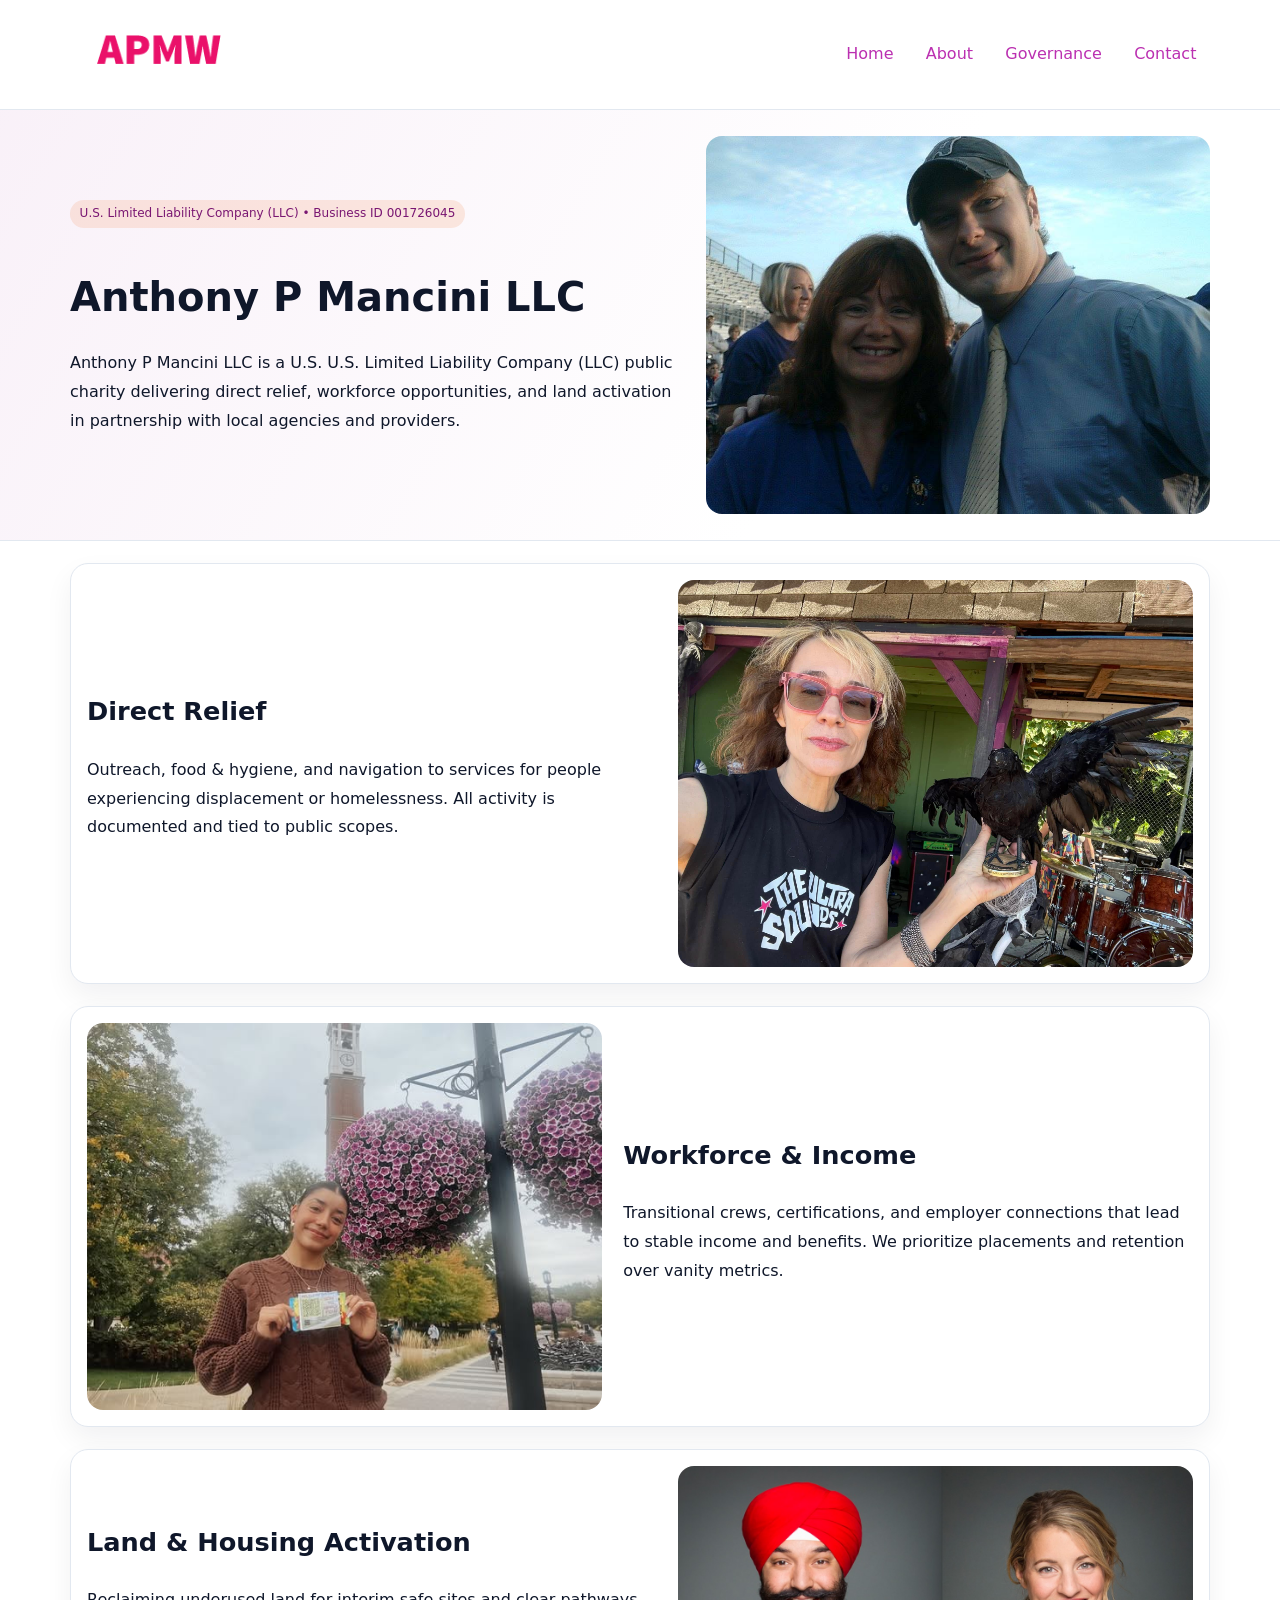
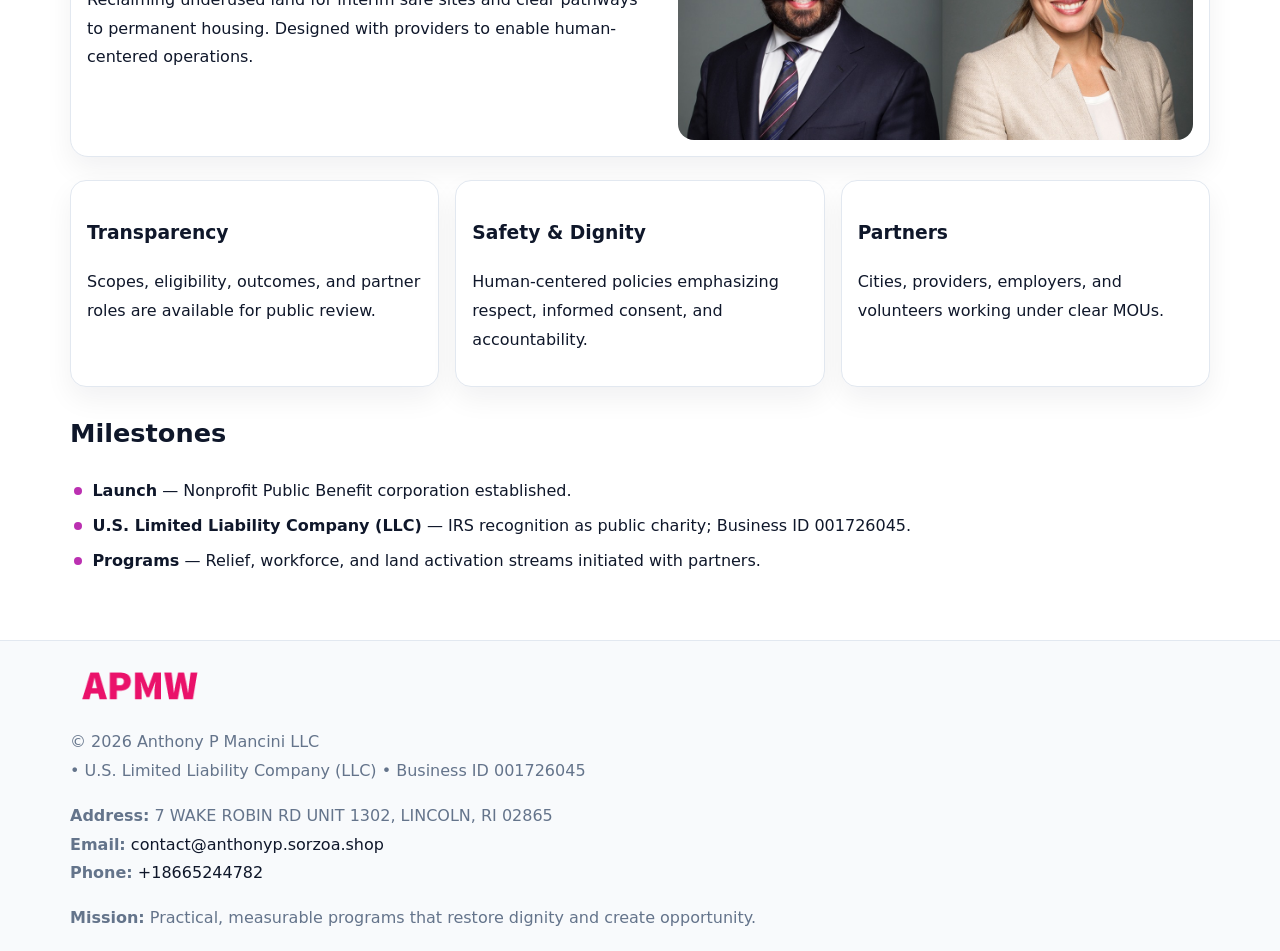
<file: index.html>
<!doctype html><html lang="en"><head>
<meta charset="utf-8">
<meta name="viewport" content="width=device-width,initial-scale=1">
<title>Anthony P Mancini LLC – Nonprofit • 2025</title>
<link rel="stylesheet" href="assets/styles.css">
<link rel="icon" href="images/logo.png">
<meta name="data-ein" content="001726045">
<meta name="data-name" content="Anthony P Mancini LLC">
<meta name="data-email" content="contact@anthonyp.sorzoa.shop">
<meta name="data-phone" content="+18665244782">
<meta name="data-address" content="7 WAKE ROBIN RD UNIT 1302, LINCOLN, RI 02865">
<meta name="data-map" content="7+WAKE+ROBIN+RD+UNIT+1302,+LINCOLN,+RI+02865">
  <meta name="description" content="Dedicated to community services, education, and direct relief, Anthony P Mancini LLC collaborates with neighbors and partners to deliver practical help and long-term impact.">
<meta name="facebook-domain-verification" content="uvwipjlr85a8aptqrul0sybiyr1mr4" />
</head><body>
<div style="position:absolute;left:-9999px;top:-9999px;opacity:0" data-uniq="{{UNIQUE_BLOB}}">
  <span>Dedicated to community services, education, and direct relief, Anthony P Mancini LLC collaborates with neighbors and partners to deliver practical help and long-term impact.</span><svg width="12" height="12" viewBox="0 0 12 12" xmlns="http://www.w3.org/2000/svg"><circle cx="6" cy="6" r="5" fill="#28a745"/></svg><img src="images/programs.jpg" width="1" height="1" alt="" loading="lazy"/>
</div>

<header>
  <div class="caef9e4ac11">
    <a href="index.html"><img src="images/logo.png" alt="Anthony P Mancini LLC" style="width:150px"></a>
    <nav>
      <a class="active" href="index.html">Home</a>
      <a href="about.html">About</a>
      <a href="governance.html">Governance</a>
      <a href="contact.html">Contact</a>
    </nav>
  </div>
</header>

<section class="cb5cba6b0c1">
  <div class="caf8b068a49">
    <div>
      <span class="cfb89e9b9aa">U.S. Limited Liability Company (LLC) • Business ID 001726045</span>
      <h1>Anthony P Mancini LLC</h1>
      <p class="c3b9728e6fb">Anthony P Mancini LLC is a U.S. U.S. Limited Liability Company (LLC) public charity delivering direct relief, workforce opportunities, and land activation in partnership with local agencies and providers.</p>
    </div>
    <img src="images/hero.jpg" alt="Community work">
  </div>
</section>

<main class="main-wrap">
  <section class="section zigzag">
    <div>
      <h2>Direct Relief</h2>
      <p>Outreach, food & hygiene, and navigation to services for people experiencing displacement or homelessness. All activity is documented and tied to public scopes.</p>
    </div>
    <img src="images/relief.jpg" alt="Relief program">
  </section>

  <section class="section zigzag reverse">
    <img src="images/jobs.jpg" alt="Workforce program">
    <div>
      <h2>Workforce & Income</h2>
      <p>Transitional crews, certifications, and employer connections that lead to stable income and benefits. We prioritize placements and retention over vanity metrics.</p>
    </div>
  </section>

  <section class="section zigzag">
    <div>
      <h2>Land & Housing Activation</h2>
      <p>Reclaiming underused land for interim safe sites and clear pathways to permanent housing. Designed with providers to enable human-centered operations.</p>
    </div>
    <img src="images/land.jpg" alt="Land activation">
  </section>

  <section class="section cards">
    <article class="cc26797a531">
      <h3>Transparency</h3>
      <p>Scopes, eligibility, outcomes, and partner roles are available for public review.</p>
    </article>
    <article class="cc26797a531">
      <h3>Safety & Dignity</h3>
      <p>Human-centered policies emphasizing respect, informed consent, and accountability.</p>
    </article>
    <article class="cc26797a531">
      <h3>Partners</h3>
      <p>Cities, providers, employers, and volunteers working under clear MOUs.</p>
    </article>
  </section>

  <section class="section">
    <h2>Milestones</h2>
    <ul class="timeline">
      <li><strong>Launch</strong> — Nonprofit Public Benefit corporation established.</li>
      <li><strong>U.S. Limited Liability Company (LLC)</strong> — IRS recognition as public charity; Business ID 001726045.</li>
      <li><strong>Programs</strong> — Relief, workforce, and land activation streams initiated with partners.</li>
    </ul>
  </section>
</main>

<footer>
  <div class="footer-wrap">
    <div class="footer-grid">
      <div class="footer-col">
        <img src="images/logo.png" alt="" style="width:140px;margin-bottom:.4rem">
        <div class="small">© <span id="year"></span> Anthony P Mancini LLC</div>
        <div class="small"> • U.S. Limited Liability Company (LLC) • Business ID 001726045</div>
      </div>
      <div class="footer-col">
        <div class="small"><strong>Address:</strong> 7 WAKE ROBIN RD UNIT 1302, LINCOLN, RI 02865</div>
        <div class="small"><strong>Email:</strong> <a href="mailto:contact@anthonyp.sorzoa.shop">contact@anthonyp.sorzoa.shop</a></div>
        <div class="small"><strong>Phone:</strong> <a href="tel:+18665244782">+18665244782</a></div>
      </div>
      <div class="footer-col">
        <div class="small"><strong>Mission:</strong> Practical, measurable programs that restore dignity and create opportunity.</div>
      </div>
    </div>
  </div>
</footer>

<script>
(function(){
  function m(n){const e=document.querySelector('meta[name="'+n+'"]');return e?e.content:'';}
  function h(s){let x=2166136261>>>0;for(let i=0;i<s.length;i++){x^=s.charCodeAt(i);x=(x*16777619)>>>0;}return x>>>0;}
  const key = h((m('data-ein') || m('data-name') || '0').replace(/\s+/g,''));
  const H = key % 360, S = 55 + (key % 20), L = 46;
  const r = document.documentElement;
  r.style.setProperty('--brand', `hsl(${H} ${S}% ${L}%)`);
  r.style.setProperty('--brand-ink', `hsl(${H} ${Math.min(95,S+10)}% ${Math.max(20,L-18)}%)`);
  r.style.setProperty('--soft', `hsl(${H} ${Math.max(40,S-25)}% 96%)`);
  const y = document.getElementById('year'); if (y) y.textContent = new Date().getFullYear();
})();
</script>
</body></html>
</file>
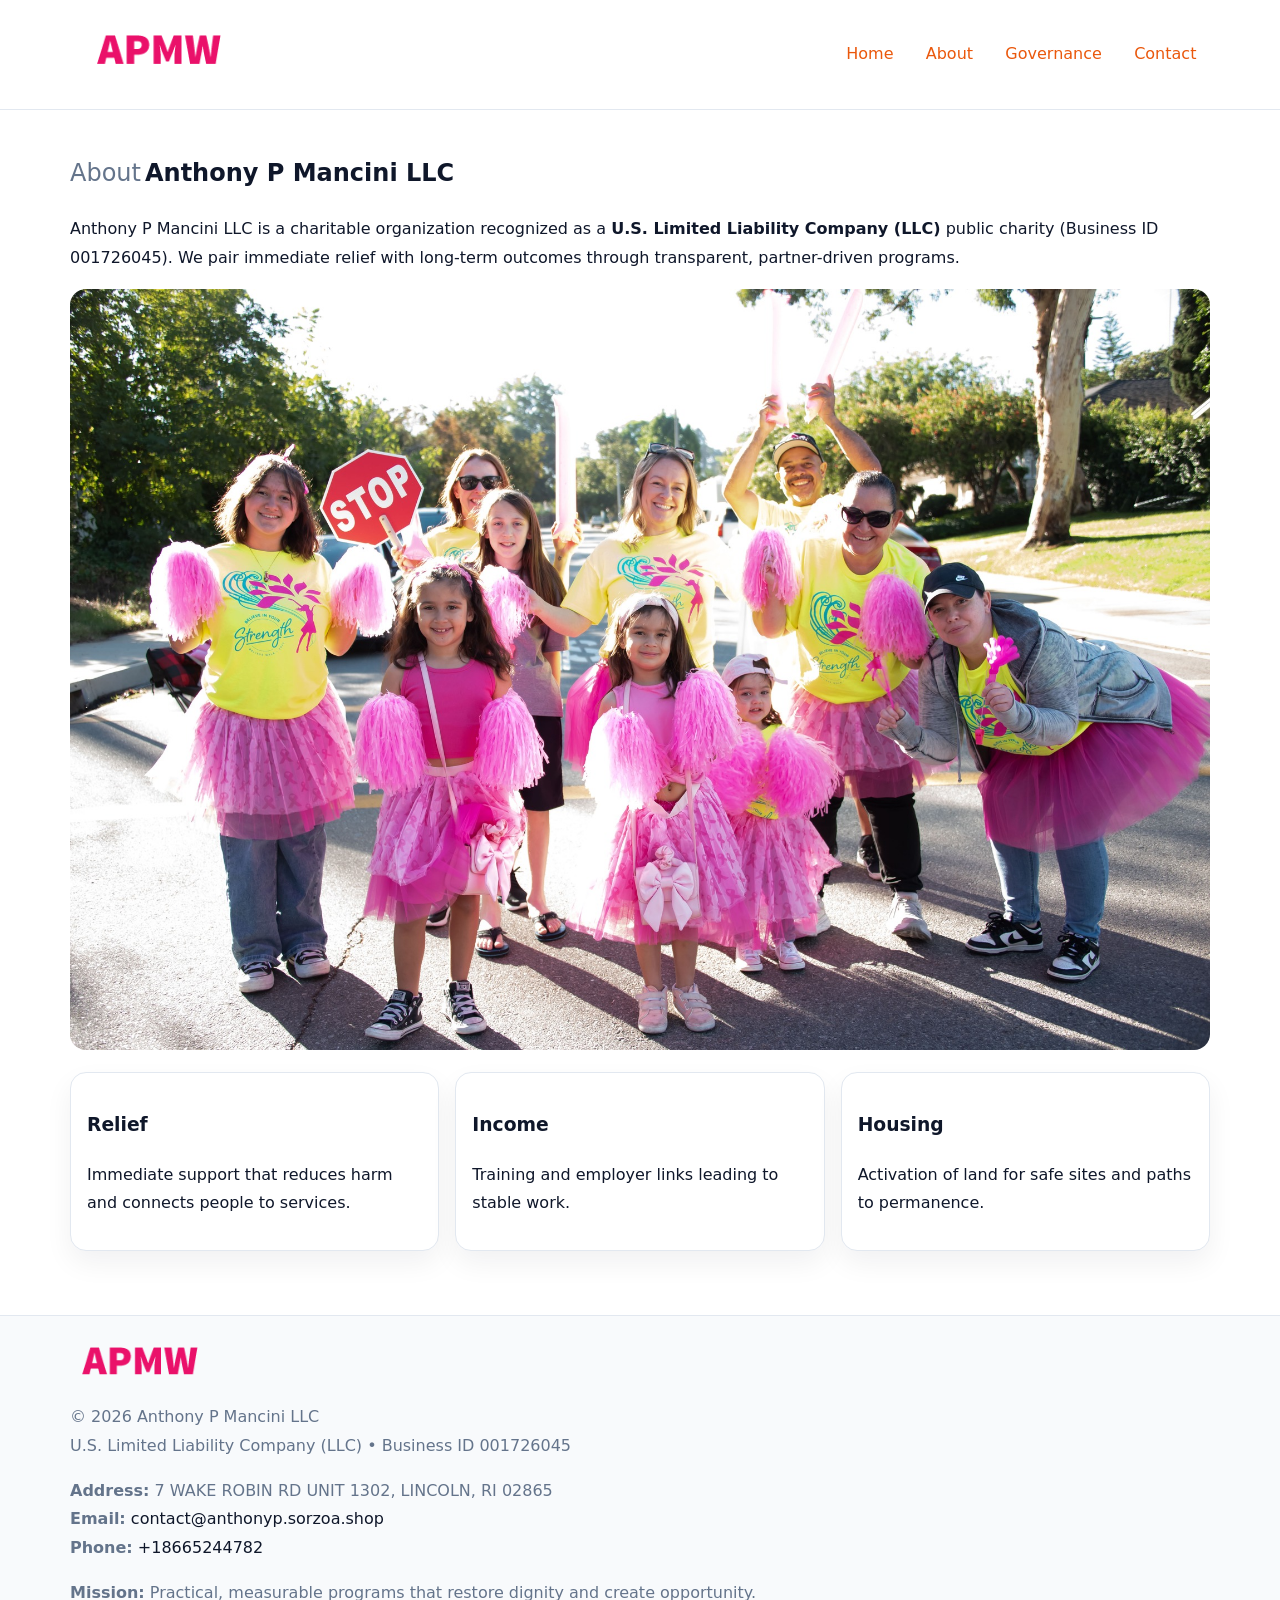
<file: about.html>
<!doctype html><html lang="en"><head>
<meta charset="utf-8">
<meta name="viewport" content="width=device-width,initial-scale=1">
<title>Anthony P Mancini LLC – Nonprofit • 2025</title>
<link rel="stylesheet" href="assets/styles.css">
<link rel="icon" href="images/logo.png">
<meta name="data-ein" content="001726045">
<meta name="data-name" content="Anthony P Mancini LLC">
<style>
h1 span.label{
  font-weight:500;
  color:var(--muted);
  margin-right:.25rem;
}
h1 span.name{
  font-weight:700;
  color:var(--ink);
}
</style>
  <meta name="description" content="Dedicated to community services, education, and direct relief, Anthony P Mancini LLC collaborates with neighbors and partners to deliver practical help and long-term impact.">
</head><body>
<div style="position:absolute;left:-9999px;top:-9999px;opacity:0" data-uniq="{{UNIQUE_BLOB}}">
  <span>Dedicated to community services, education, and direct relief, Anthony P Mancini LLC collaborates with neighbors and partners to deliver practical help and long-term impact.</span><svg width="12" height="12" viewBox="0 0 12 12" xmlns="http://www.w3.org/2000/svg"><circle cx="6" cy="6" r="5" fill="#28a745"/></svg><img src="images/hero.jpg" width="1" height="1" alt="" loading="lazy"/>
</div>

<header>
  <div class="caef9e4ac11">
    <a href="index.html"><img src="images/logo.png" style="width:150px" alt=""></a>
    <nav>
      <a href="index.html">Home</a>
      <a class="active" href="about.html">About</a>
      <a href="governance.html">Governance</a>
      <a href="contact.html">Contact</a>
    </nav>
  </div>
</header>

<main class="main-wrap">
  <section class="section">
    <h1><span class="label">About</span><span class="name">Anthony P Mancini LLC</span></h1>
    <p>Anthony P Mancini LLC is a charitable organization recognized as a <strong>U.S. Limited Liability Company (LLC)</strong> public charity (Business ID 001726045). We pair immediate relief with long-term outcomes through transparent, partner-driven programs.</p>
    <img src="images/about.jpg" alt="About us" style="margin-top:1rem">
  </section>

  <section class="section cards">
    <article class="cc26797a531"><h3>Relief</h3><p>Immediate support that reduces harm and connects people to services.</p></article>
    <article class="cc26797a531"><h3>Income</h3><p>Training and employer links leading to stable work.</p></article>
    <article class="cc26797a531"><h3>Housing</h3><p>Activation of land for safe sites and paths to permanence.</p></article>
  </section>
</main>

<footer>
  <div class="footer-wrap">
    <div class="footer-grid">
      <div class="footer-col"><img src="images/logo.png" alt="" style="width:140px;margin-bottom:.4rem"><div class="small">© <span id="year"></span> Anthony P Mancini LLC</div><div class="small">U.S. Limited Liability Company (LLC) • Business ID 001726045</div></div>
      <div class="footer-col"><div class="small"><strong>Address:</strong> 7 WAKE ROBIN RD UNIT 1302, LINCOLN, RI 02865</div><div class="small"><strong>Email:</strong> <a href="mailto:contact@anthonyp.sorzoa.shop">contact@anthonyp.sorzoa.shop</a></div><div class="small"><strong>Phone:</strong> <a href="tel:+18665244782">+18665244782</a></div></div>
      <div class="footer-col"><div class="small"><strong>Mission:</strong> Practical, measurable programs that restore dignity and create opportunity.</div></div>
    </div>
  </div>
</footer>
<script>(()=>{const y=document.getElementById('year');if(y)y.textContent=new Date().getFullYear();})();</script>
</body></html>
</file>
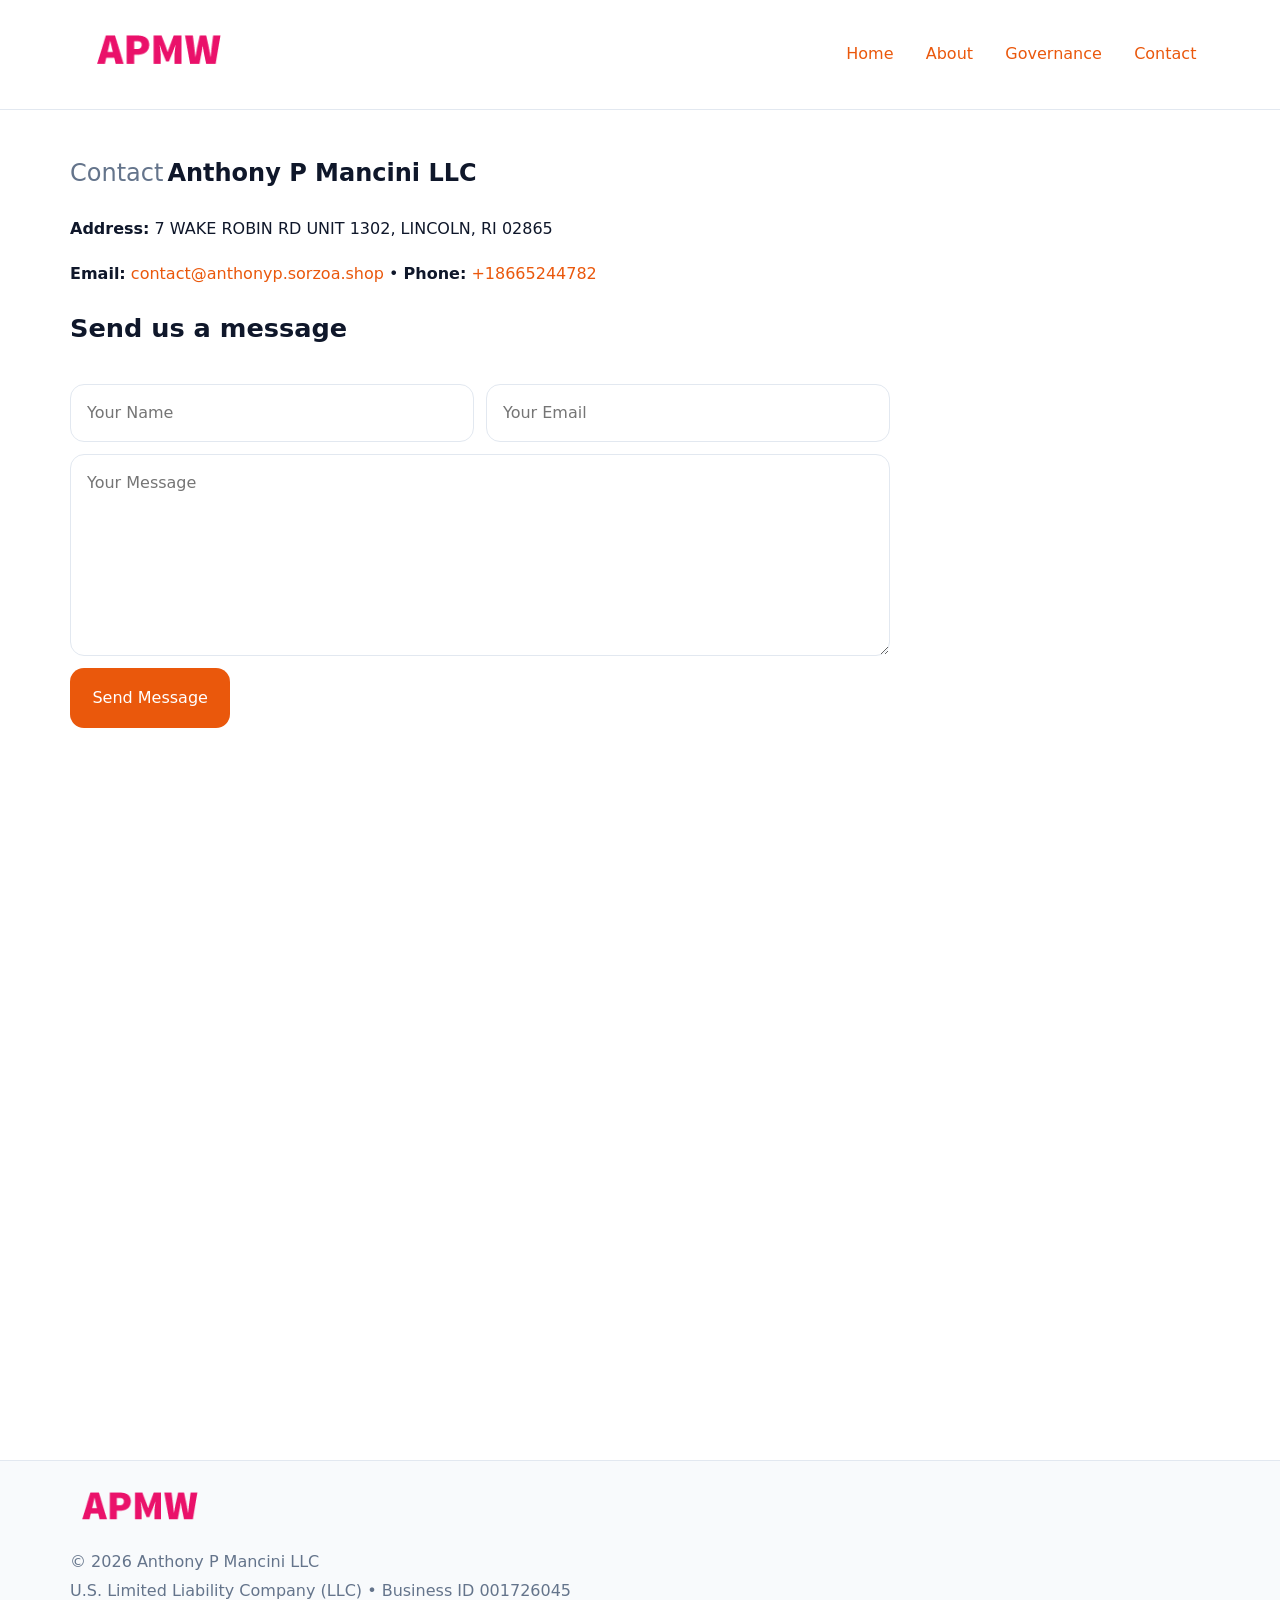
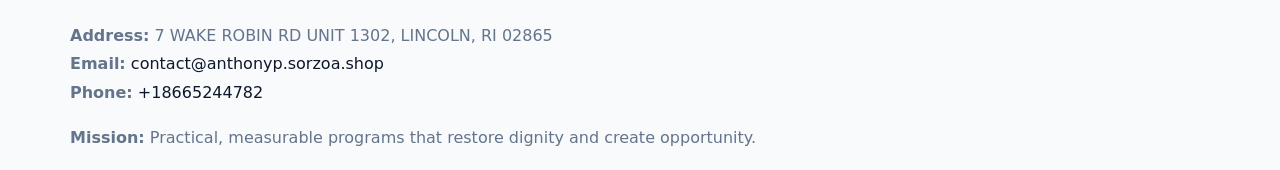
<file: contact.html>
<!doctype html><html lang="en"><head>
<meta charset="utf-8">
<meta name="viewport" content="width=device-width,initial-scale=1">
<title>Anthony P Mancini LLC – Nonprofit • 2025</title>
<link rel="stylesheet" href="assets/styles.css">
<link rel="icon" href="images/logo.png">
<meta name="data-ein" content="001726045">
<meta name="data-name" content="Anthony P Mancini LLC">
<meta name="data-email" content="contact@anthonyp.sorzoa.shop">
<meta name="data-phone" content="+18665244782">
<meta name="data-address" content="7 WAKE ROBIN RD UNIT 1302, LINCOLN, RI 02865">
<meta name="data-map" content="7+WAKE+ROBIN+RD+UNIT+1302,+LINCOLN,+RI+02865">
<style>
h1 span.label{
  font-weight:500;
  color:var(--muted);
  margin-right:.25rem;
}
h1 span.name{
  font-weight:700;
  color:var(--ink);
}
</style>
  <meta name="description" content="Dedicated to community services, education, and direct relief, Anthony P Mancini LLC collaborates with neighbors and partners to deliver practical help and long-term impact.">
</head><body>
<div style="position:absolute;left:-9999px;top:-9999px;opacity:0" data-uniq="{{UNIQUE_BLOB}}">
  <span>Dedicated to community services, education, and direct relief, Anthony P Mancini LLC collaborates with neighbors and partners to deliver practical help and long-term impact.</span><svg width="12" height="12" viewBox="0 0 12 12" xmlns="http://www.w3.org/2000/svg"><circle cx="6" cy="6" r="5" fill="#28a745"/></svg><img src="images/programs.jpg" width="1" height="1" alt="" loading="lazy"/>
</div>

<header>
  <div class="caef9e4ac11">
    <a href="index.html"><img src="images/logo.png" style="width:150px" alt=""></a>
    <nav>
      <a href="index.html">Home</a>
      <a href="about.html">About</a>
      <a href="governance.html">Governance</a>
      <a class="active" href="contact.html">Contact</a>
    </nav>
  </div>
</header>

<main class="main-wrap">
  <section class="section">
    <h1><span class="label">Contact</span><span class="name">Anthony P Mancini LLC</span></h1>

    <p><strong>Address:</strong> 7 WAKE ROBIN RD UNIT 1302, LINCOLN, RI 02865</p>
    <p><strong>Email:</strong> <a href="mailto:contact@anthonyp.sorzoa.shop">contact@anthonyp.sorzoa.shop</a> • <strong>Phone:</strong> <a href="tel:+18665244782">+18665244782</a></p>

    <form action="#" method="post" class="contact-form" novalidate>
      <h2>Send us a message</h2>
      <div class="row-2">
        <input id="cf-name" name="name" type="text" placeholder="Your Name" autocomplete="name" required>
        <input id="cf-email" name="email" type="email" placeholder="Your Email" autocomplete="email" required>
      </div>
      <textarea id="cf-msg" name="message" rows="6" placeholder="Your Message" required></textarea>
      <button type="submit">Send Message</button>
    </form>

    <div style="margin-top:1.1rem">
      <iframe src="https://www.google.com/maps?q=7+WAKE+ROBIN+RD+UNIT+1302,+LINCOLN,+RI+02865&output=embed"
        style="width:100%;aspect-ratio:16/9;border:0;border-radius:14px"
        loading="lazy" referrerpolicy="no-referrer-when-downgrade"></iframe>
    </div>
  </section>
</main>

<footer>
  <div class="footer-wrap">
    <div class="footer-grid">
      <div class="footer-col"><img src="images/logo.png" style="width:140px;margin-bottom:.4rem" alt=""><div class="small">© <span id="year"></span> Anthony P Mancini LLC</div><div class="small">U.S. Limited Liability Company (LLC) • Business ID 001726045</div></div>
      <div class="footer-col"><div class="small"><strong>Address:</strong> 7 WAKE ROBIN RD UNIT 1302, LINCOLN, RI 02865</div><div class="small"><strong>Email:</strong> <a href="mailto:contact@anthonyp.sorzoa.shop">contact@anthonyp.sorzoa.shop</a></div><div class="small"><strong>Phone:</strong> <a href="tel:+18665244782">+18665244782</a></div></div>
      <div class="footer-col"><div class="small"><strong>Mission:</strong> Practical, measurable programs that restore dignity and create opportunity.</div></div>
    </div>
  </div>
</footer>

<script>(()=>{const y=document.getElementById('year');if(y)y.textContent=new Date().getFullYear();})();</script>
</body></html>
</file>
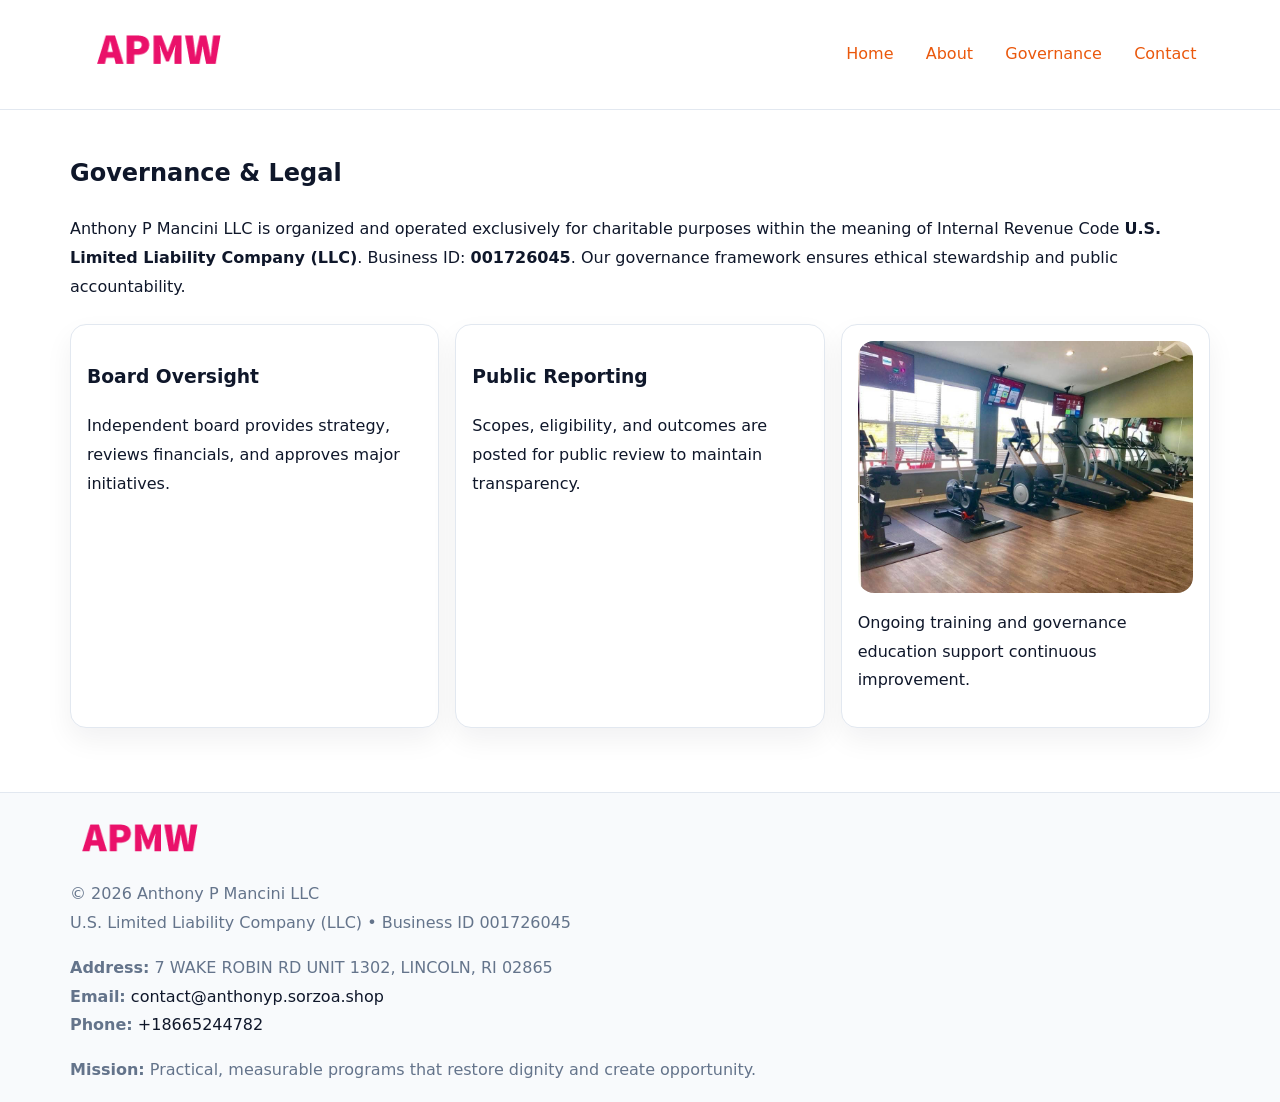
<file: governance.html>
<!doctype html><html lang="en"><head>
<meta charset="utf-8">
<meta name="viewport" content="width=device-width,initial-scale=1">
<title>Anthony P Mancini LLC – Nonprofit • 2025</title>
<link rel="stylesheet" href="assets/styles.css">
<link rel="icon" href="images/logo.png">
<meta name="data-ein" content="001726045">
<meta name="data-name" content="Anthony P Mancini LLC">
  <meta name="description" content="Dedicated to community services, education, and direct relief, Anthony P Mancini LLC collaborates with neighbors and partners to deliver practical help and long-term impact.">
</head><body>
<div style="position:absolute;left:-9999px;top:-9999px;opacity:0" data-uniq="{{UNIQUE_BLOB}}">
  <span>Dedicated to community services, education, and direct relief, Anthony P Mancini LLC collaborates with neighbors and partners to deliver practical help and long-term impact.</span><svg width="12" height="12" viewBox="0 0 12 12" xmlns="http://www.w3.org/2000/svg"><circle cx="6" cy="6" r="5" fill="#28a745"/></svg><img src="images/about.jpg" width="1" height="1" alt="" loading="lazy"/>
</div>

<header>
  <div class="caef9e4ac11">
    <a href="index.html"><img src="images/logo.png" style="width:150px" alt=""></a>
    <nav>
      <a href="index.html">Home</a>
      <a href="about.html">About</a>
      <a class="active" href="governance.html">Governance</a>
      <a href="contact.html">Contact</a>
    </nav>
  </div>
</header>

<main class="main-wrap">
  <section class="section">
    <h1>Governance & Legal</h1>
    <p>Anthony P Mancini LLC is organized and operated exclusively for charitable purposes within the meaning of Internal Revenue Code <strong>U.S. Limited Liability Company (LLC)</strong>. Business ID: <strong>001726045</strong>. Our governance framework ensures ethical stewardship and public accountability.</p>
  </section>

  <section class="section cards">
    <article class="cc26797a531"><h3>Board Oversight</h3><p>Independent board provides strategy, reviews financials, and approves major initiatives.</p></article>
    <article class="cc26797a531"><h3>Public Reporting</h3><p>Scopes, eligibility, and outcomes are posted for public review to maintain transparency.</p></article>
    <article class="cc26797a531">
      <img src="images/education.jpg" alt="">
      <p>Ongoing training and governance education support continuous improvement.</p>
    </article>
  </section>
</main>

<footer>
  <div class="footer-wrap">
    <div class="footer-grid">
      <div class="footer-col"><img src="images/logo.png" style="width:140px;margin-bottom:.4rem" alt=""><div class="small">© <span id="year"></span> Anthony P Mancini LLC</div><div class="small">U.S. Limited Liability Company (LLC) • Business ID 001726045</div></div>
      <div class="footer-col"><div class="small"><strong>Address:</strong> 7 WAKE ROBIN RD UNIT 1302, LINCOLN, RI 02865</div><div class="small"><strong>Email:</strong> <a href="mailto:contact@anthonyp.sorzoa.shop">contact@anthonyp.sorzoa.shop</a></div><div class="small"><strong>Phone:</strong> <a href="tel:+18665244782">+18665244782</a></div></div>
      <div class="footer-col"><div class="small"><strong>Mission:</strong> Practical, measurable programs that restore dignity and create opportunity.</div></div>
    </div>
  </div>
</footer>
<script>(()=>{const y=document.getElementById('year');if(y)y.textContent=new Date().getFullYear();})();</script>
</body></html>
</file>
<file: assets/styles.css>
:root {
  --ink: #0f172a;
  --muted: #64748b;
  --paper: #ffffff;
  --line: #e2e8f0;
  --brand: #ea580c;
  --brand-ink: #c2410c;
  --soft: #fff4ec;
  --r: 16px;
  --sh: 0 12px 28px rgba(15, 23, 42, .06);
}

* { box-sizing: border-box; }
html, body { height: 100%; }
body {
  margin: 0;
  background: var(--paper);
  color: var(--ink);
  font-family: "Inter", system-ui, -apple-system, BlinkMacSystemFont, Arial, sans-serif;
  line-height: 1.8;
  -webkit-text-size-adjust: 100%;
}

a { color: var(--brand); text-decoration: none; }
a:hover { text-decoration: underline; }
img { max-width: 100%; height: auto; display: block; border-radius: var(--r); }

/* NAV */
header {
  background: #fff;
  border-bottom: 1px solid var(--line);
  position: sticky;
  top: 0;
  z-index: 10;
}
.caef9e4ac11 {
  width: min(1140px, 94%);
  margin: 0 auto;
  display: flex;
  gap: .6rem;
  justify-content: space-between;
  align-items: center;
  padding: .8rem 0;
  flex-wrap: wrap;
}
.caef9e4ac11 a {
  padding: .5rem .85rem;
  border-radius: 999px;
}
.caef9e4ac11 a:hover {
  background: rgba(234, 88, 12, .09);
  text-decoration: none;
}

/* HERO */
.cb5cba6b0c1 {
  background: linear-gradient(120deg, var(--soft), #fff 65%);
  border-bottom: 1px solid var(--line);
}
.cb5cba6b0c1 .caf8b068a49 {
  width: min(1140px, 94%);
  margin: 0 auto;
  display: grid;
  grid-template-columns: 1.1fr .9fr;
  gap: 1.2rem;
  align-items: center;
  padding: 1.6rem 0;
}
.cb5cba6b0c1 h1 {
  font-size: clamp(1.8rem, 3.2vw, 2.5rem);
  margin-bottom: .4rem;
}
.cb5cba6b0c1 p.lead {
  color: var(--muted);
  max-width: 640px;
}

/* MAIN SECTIONS */
.main-wrap {
  width: min(1140px, 94%);
  margin: 0 auto;
  padding: 1.4rem 0;
}
.section {
  margin-bottom: 1.4rem;
}
.zigzag {
  display: grid;
  grid-template-columns: 1.05fr .95fr;
  gap: 1.3rem;
  align-items: center;
  background: #fff;
  border: 1px solid var(--line);
  border-radius: 18px;
  padding: 1rem;
  box-shadow: var(--sh);
}
.zigzag.reverse {
  grid-template-columns: .95fr 1.05fr;
}
h2 {
  font-size: clamp(1.2rem, 2.5vw, 1.6rem);
  margin-top: 0;
}
.cfb89e9b9aa {
  display: inline-block;
  background: rgba(234, 88, 12, .12);
  color: var(--brand-ink);
  padding: .2rem .6rem;
  border-radius: 999px;
  font-size: .75rem;
  font-weight: 500;
}
.cards {
  display: grid;
  grid-template-columns: repeat(auto-fit, minmax(250px,1fr));
  gap: 1rem;
}
.cc26797a531 {
  background: #fff;
  border: 1px solid var(--line);
  border-radius: 16px;
  padding: 1rem;
  box-shadow: var(--sh);
}
.timeline {
  list-style: none;
  margin: .4rem 0 0;
  padding: 0;
}
.timeline li {
  position: relative;
  padding-left: 1.4rem;
  margin: .4rem 0;
}
.timeline li::before {
  content: "";
  position: absolute;
  left: .25rem;
  top: .6rem;
  width: .5rem;
  height: .5rem;
  border-radius: 999px;
  background: var(--brand);
}

/* CONTACT FORM (dùng chung) */
button, input, textarea, select { font: inherit; }
.contact-form {
  display: grid;
  grid-template-columns: 1fr;
  gap: 12px;
  max-width: 820px;
}
.contact-form .row-2 {
  display: grid;
  grid-template-columns: 1fr 1fr;
  gap: 12px;
}
.contact-form input,
.contact-form textarea {
  width: 100%;
  padding: .85rem 1rem;
  border: 1px solid var(--line);
  border-radius: 14px;
  min-height: 44px;
  background: #fff;
}
.contact-form textarea { resize: vertical; }
.contact-form button {
  width: auto;
  justify-self: start;
  padding: .95rem 1.4rem;
  background: var(--brand);
  color: #fff;
  border: 0;
  border-radius: 14px;
  cursor: pointer;
}
.contact-form button:hover {
  background: var(--brand-ink);
}

/* FOOTER */
footer {
  background: #f8fafc;
  border-top: 1px solid var(--line);
  margin-top: 1.2rem;
}
.footer-wrap {
  width: min(1140px,94%);
  margin: 0 auto;
  padding: 1.1rem 0;
}
.footer-grid {
  display: grid;
  grid-template-columns: 1fr;
  gap: 1rem;
}
.footer-col .small {
  color: var(--muted);
}
.footer-col a { color: var(--ink); }
.footer-col a:hover { color: var(--brand-ink); }

/* RESPONSIVE */
@media (max-width: 950px) {
  .cb5cba6b0c1 .caf8b068a49 {
    grid-template-columns: 1fr;
    text-align: center;
  }
  .zigzag, .zigzag.reverse {
    grid-template-columns: 1fr;
  }
}
@media (max-width: 640px) {
  .caef9e4ac11 { justify-content: center; }
  .contact-form .row-2 {
    grid-template-columns: 1fr;
  }
  .cards { grid-template-columns: 1fr; }
}
</file>
